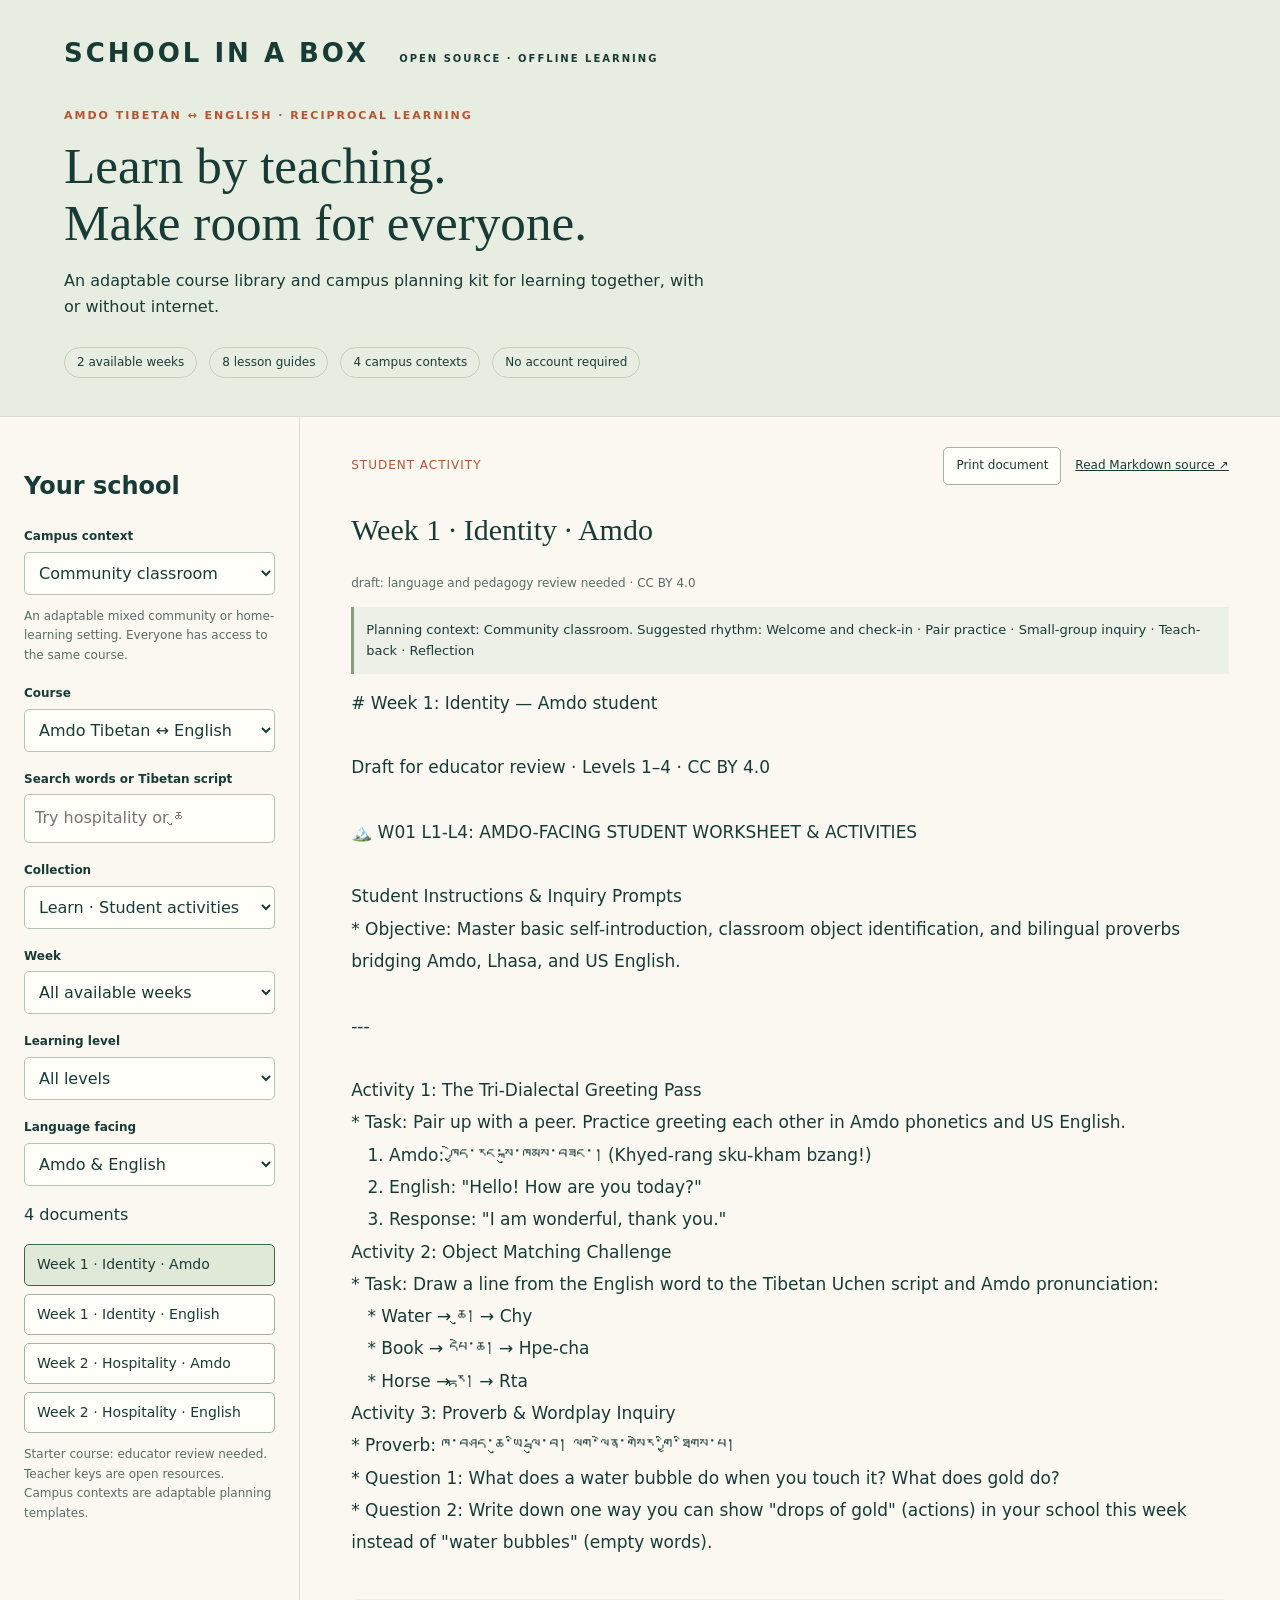
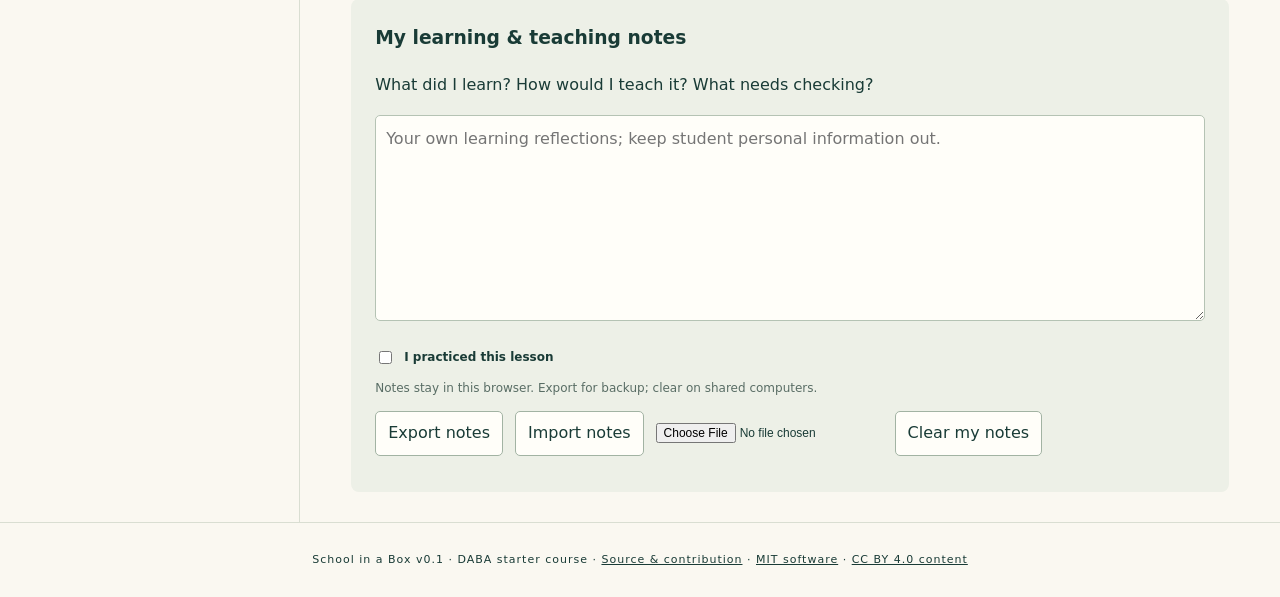
<file: index.html>
<!doctype html>
<html lang="en">
<head>
<meta charset="utf-8">
<meta name="viewport" content="width=device-width,initial-scale=1">
<meta name="description" content="An open source offline learning, teaching and campus planning starter kit. Includes an Amdo Tibetan–English course.">
<title>School in a Box · Learn through teaching</title>
<link rel="icon" href="./favicon.svg" type="image/svg+xml">
<link rel="stylesheet" href="./style.css">
<script defer src="./app.js">
</script>
</head>
<body>
<a class="skip" href="#reader">Skip to document</a>
<header>
<div class="brand">SCHOOL IN A BOX <span>OPEN SOURCE · OFFLINE LEARNING</span>
</div>
<p class="eyebrow">AMDO TIBETAN ↔ ENGLISH · RECIPROCAL LEARNING</p>
<h1>Learn by teaching.<br>Make room for everyone.</h1>
<p>An adaptable course library and campus planning kit for learning together, with or without internet.</p>
<div class="stats">
<span>2 available weeks</span>
<span>8 lesson guides</span>
<span>4 campus contexts</span>
<span>No account required</span>
</div>
</header>
<main>
<aside>
<h2>Your school</h2>
<label for="campus">Campus context</label>
<select id="campus">
</select>
<p id="campus-context" class="small">
</p>
<label for="course">Course</label>
<select id="course">
</select>
<label for="search">Search words or Tibetan script</label>
<input id="search" type="search" placeholder="Try hospitality or ཆུ">
<label for="collection">Collection</label>
<select id="collection">
<option value="student">Learn · Student activities</option>
<option value="teacher">Teach · Guides & answer keys</option>
<option value="planning">School · Plans & templates</option>
</select>
<label for="week">Week</label>
<select id="week">
</select>
<label for="level">Learning level</label>
<select id="level">
</select>
<label for="language">Language facing</label>
<select id="language">
<option value="all">Amdo & English</option>
<option value="amdo">Amdo</option>
<option value="english">English</option>
</select>
<p id="count" role="status">Loading library…</p>
<nav id="library" aria-label="Documents">
</nav>
<p class="small">Starter course: educator review needed. Teacher keys are open resources. Campus contexts are adaptable planning templates.</p>
</aside>
<section id="reader" tabindex="-1" aria-label="Document reader">
<div class="toolbar">
<span id="kind">
</span>
<button id="print">Print document</button>
<a id="source">Read Markdown source ↗</a>
</div>
<h2 id="title">
</h2>
<p id="status">
</p>
<p id="rhythm" class="context">
</p>
<article id="content">
</article>
<section id="practice">
<h3>My learning & teaching notes</h3>
<p>What did I learn? How would I teach it? What needs checking?</p>
<textarea id="notes" rows="7" aria-label="Personal learning and teaching notes" placeholder="Your own learning reflections; keep student personal information out.">
</textarea>
<label class="check">
<input type="checkbox" id="complete"> I practiced this lesson</label>
<p id="saved" role="status" class="small">Notes stay in this browser. Export for backup; clear on shared computers.</p>
<div class="note-actions">
<button id="export">Export notes</button>
<label class="file-label" for="import">Import notes</label>
<input id="import" type="file" accept="application/json,.json">
<button id="clear">Clear my notes</button>
</div>
<p id="import-status" role="status" class="small">
</p>
<button id="confirm-import" hidden>Confirm import</button>
</section>
</section>
</main>
<footer>School in a Box v0.1 · DABA starter course · <a href="https://github.com/pqexpert/school-in-a-box" rel="noreferrer">Source & contribution</a> · <a href="./LICENSE">MIT software</a> · <a href="./LICENSE-CONTENT.md">CC BY 4.0 content</a>
</footer>
</body>
</html>
</file>
<file: style.css>
:root {
  color-scheme:light;
  --ink:#193b36;
  --muted:#596d65;
  --paper:#faf8f1;
  --line:#d9ded2;
  --accent:#b75432
}
* {
  box-sizing:border-box
}
body {
  margin:0;
  background:var(--paper);
  color:var(--ink);
  font:16px/1.65 system-ui,sans-serif
}
header {
  padding:32px max(5vw,24px) 38px;
  background:#e8ede1;
  border-bottom:1px solid var(--line)
}
.brand {
  font-size:26px;
  font-weight:800;
  letter-spacing:3px
}
.brand span {
  font-size:10px;
  letter-spacing:2px;
  margin-left:18px
}
.eyebrow {
  font-size:11px;
  letter-spacing:2px;
  margin-top:32px;
  color:var(--accent);
  font-weight:700
}
h1 {
  font:clamp(32px,4vw,52px)/1.12 Georgia,serif;
  margin:12px 0
}
header p {
  max-width:650px
}
.stats {
  display:flex;
  gap:12px;
  flex-wrap:wrap;
  margin-top:26px
}
.stats span {
  font-size:12px;
  border:1px solid #c6d0bd;
  padding:5px 12px;
  border-radius:30px
}
main {
  display:grid;
  grid-template-columns:300px minmax(0,1fr);
  max-width:1450px;
  margin:auto
}
aside {
  padding:30px 24px;
  border-right:1px solid var(--line)
}
label {
  display:block;
  font-size:12px;
  font-weight:700;
  margin:18px 0 5px
}
input[type=search],select,textarea {
  width:100%;
  font:inherit;
  padding:10px;
  border:1px solid #b5c3b4;
  border-radius:5px;
  background:#fffef9;
  color:var(--ink)
}
button,a {
  color:var(--ink)
}
button {
  font:inherit;
  cursor:pointer;
  border:1px solid #a2b3a3;
  border-radius:5px;
  padding:8px 12px;
  background:#fffef9
}
button:hover,button[aria-current=true] {
  background:#e0e9d8;
  border-color:#416349
}
nav button {
  display:block;
  text-align:left;
  width:100%;
  margin:8px 0;
  font-size:14px
}
nav small {
  display:block;
  color:var(--muted)
}
#reader {
  padding:30px clamp(20px,4vw,64px);
  min-width:0
}
.toolbar {
  display:flex;
  gap:14px;
  align-items:center;
  flex-wrap:wrap;
  font-size:12px
}
.toolbar span {
  margin-right:auto;
  color:var(--accent);
  text-transform:uppercase;
  letter-spacing:1px
}
#title {
  font:30px/1.3 Georgia,serif;
  overflow-wrap:anywhere
}
#status,.small {
  font-size:12px;
  color:var(--muted)
}
article {
  white-space:pre-wrap;
  overflow-wrap:anywhere;
  font:17px/1.9 'Noto Serif Tibetan','Tibetan Machine Uni',system-ui,sans-serif
}
#practice {
  margin-top:40px;
  padding:24px;
  background:#edf0e7;
  border-radius:8px
}
#practice h3 {
  margin-top:0
}
.check {
  display:flex;
  align-items:center;
  gap:9px
}
footer {
  text-align:center;
  padding:28px;
  border-top:1px solid var(--line);
  font-size:11px;
  letter-spacing:1px
}
@media(max-width:800px) {
  main {
    grid-template-columns:1fr
  }
  aside {
    border-right:0;
    border-bottom:1px solid var(--line)
  }
  nav {
    display:flex;
    gap:8px;
    overflow-x:auto
  }
  nav button {
    min-width:210px
  }
  .brand span {
    display:block;
    margin:0
  }
}
@media print {
  header,aside,.toolbar,#practice,footer,#status {
    display:none
  }
  main {
    display:block
  }
  #reader {
    padding:0
  }
  article {
    font-size:12pt;
    line-height:1.7
  }
  #title {
    font-size:20pt
  }
}
:is(aside,main) {
  min-width:0
}
nav button {
  overflow-wrap:anywhere
}
.skip {
  position:absolute;
  left:12px;
  top:-100px;
  background:white;
  padding:10px;
  z-index:5
}
.skip:focus {
  top:10px
}
:focus-visible {
  outline:3px solid #b75432;
  outline-offset:3px
}
.context {
  font-size:13px;
  background:#edf0e7;
  padding:12px;
  border-left:3px solid #879e7d
}
.note-actions {
  display:flex;
  gap:12px;
  align-items:center;
  flex-wrap:wrap
}
.file-label {
  font:inherit;
  font-weight:400;
  border:1px solid #a2b3a3;
  border-radius:5px;
  padding:8px 12px;
  background:#fffef9;
  cursor:pointer;
  margin:0
}
input[type=file] {
  max-width:100%;
  font-size:12px
}
.brand {
  font-size:clamp(18px,3vw,26px)
}
[hidden] {
  display:none!important
}
@media print {
  .skip,.context {
    display:none
  }
}
</file>
